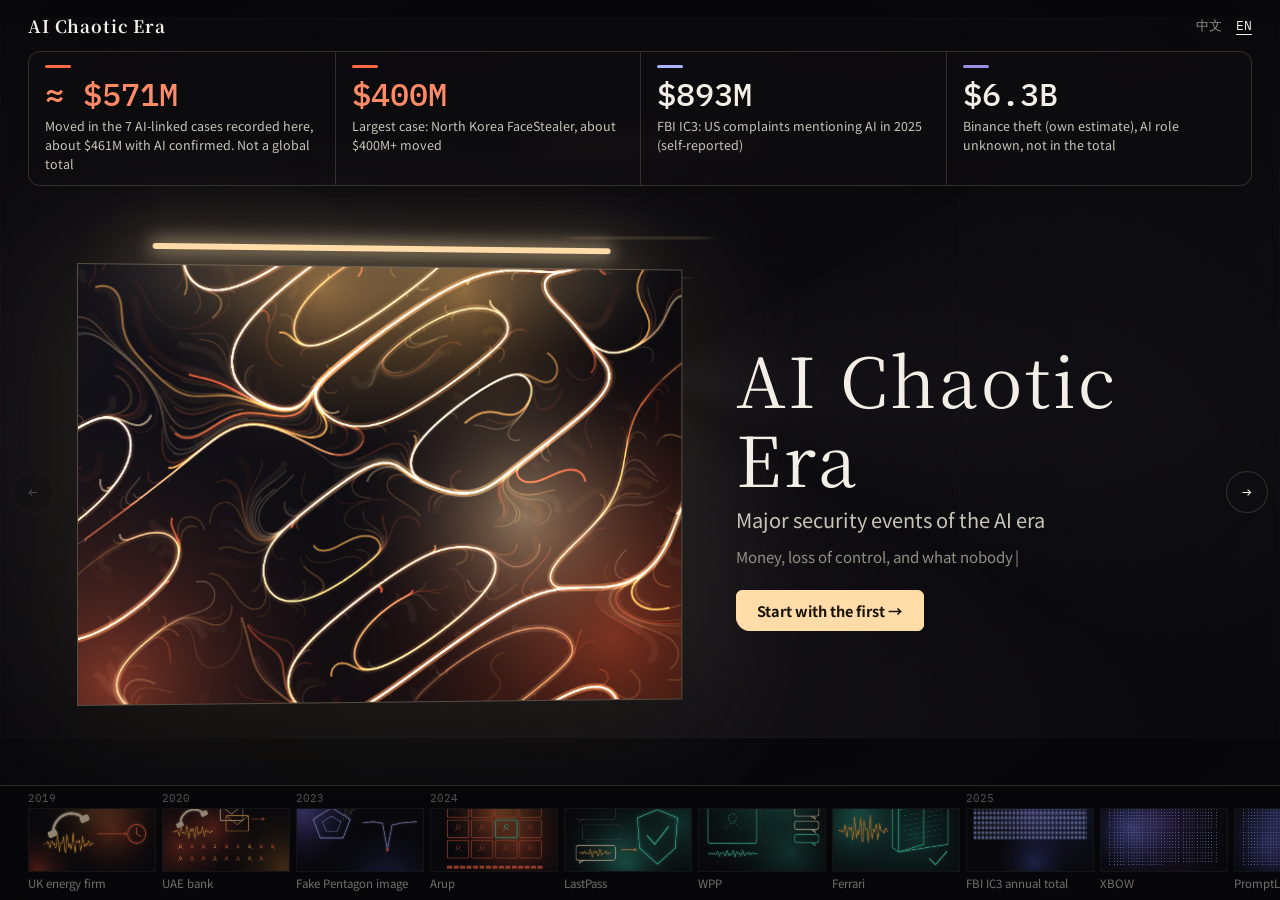
<file: gallery.html>
<!doctype html>
<html lang="zh-CN">
  <head>
    <meta charset="utf-8" />
    <meta name="viewport" content="width=device-width, initial-scale=1, viewport-fit=cover" />
    <meta name="color-scheme" content="dark" />
    <meta name="theme-color" content="#08080b" />
    <link rel="icon" href="data:," />
    <title>AI 乱纪元</title>
    <meta name="description" content="Major security events of the AI era: the biggest losses, the turning points and the moments nobody expected, with the human role in each one spelled out." />
    <link rel="preconnect" href="https://fonts.googleapis.com" />
    <link rel="preconnect" href="https://fonts.gstatic.com" crossorigin />
    <link href="https://fonts.googleapis.com/css2?family=Noto+Serif+SC:wght@400;700;900&family=Noto+Sans+SC:wght@400;500;700&family=IBM+Plex+Mono:wght@400;500&display=swap" rel="stylesheet" />
    <style>
      :root{--bg:#08080b;--ink:#f3efe6;--ink-2:#c9c4b9;--dim:#938e84;--red:#ff6a45;--teal:#4fe8bd;--ice:#a9b4ff;
        --light:#ffdca8;--line:rgba(255,226,180,.16);--glass:rgba(16,15,18,.62);
        --serif:"Noto Serif SC","Songti SC","STSong",serif;--sans:"Noto Sans SC",-apple-system,"PingFang SC","Microsoft YaHei",sans-serif;--mono:"IBM Plex Mono",ui-monospace,monospace;
        color-scheme:dark}
      *{box-sizing:border-box}
      html,body{margin:0;height:100%;background:var(--bg);color:var(--ink);font-family:var(--sans);-webkit-text-size-adjust:100%;overflow:hidden}
      a{color:inherit}
      button{font:inherit;color:inherit;cursor:pointer}
      :focus-visible{outline:2px solid var(--light);outline-offset:2px}
      [hidden]{display:none!important}
      .loss{--tone:var(--red)}.blocked{--tone:var(--teal)}.other{--tone:var(--ice)}

      /* 背景：暗房走廊只做氛围，切换事件时镜头向前推 */
      .world{position:fixed;inset:0;overflow:hidden;perspective:1000px;perspective-origin:50% 42%}
      .scene{position:absolute;left:50%;top:42%;width:0;height:0;transform-style:preserve-3d;transition:transform .9s cubic-bezier(.22,.8,.26,1)}
      .plane{position:absolute;transform-origin:0 0}
      .floor{background:linear-gradient(90deg,#120f14,#2b2630 50%,#120f14)}
      .ceil{background:#0e0c11}
      .wall{background:linear-gradient(180deg,#121014,#231f27 58%,#121014)}
      .rib{position:absolute;border:1px solid rgba(255,226,180,.09)}
      .lamp{position:absolute;width:320px;height:12px;margin-left:-160px;background:var(--light);border-radius:2px;box-shadow:0 0 36px 12px rgba(255,220,168,.5)}
      .veil{position:absolute;inset:0;pointer-events:none;background:radial-gradient(ellipse at 50% 42%,rgba(8,8,11,.5) 0,rgba(8,8,11,.72) 60%,rgba(8,8,11,.92) 100%)}

      .app{position:fixed;inset:0;display:grid;grid-template-columns:minmax(0,1fr);grid-template-rows:auto auto minmax(0,1fr) auto}
      .bar{display:flex;align-items:center;justify-content:space-between;padding:13px 28px}
      .mark{appearance:none;border:0;background:none;padding:0;font-family:var(--serif);font-weight:700;font-size:17px;letter-spacing:.05em}
      /* 总览四格：封面完整显示，进入事件后收成细栏 */
      .band{display:grid;grid-template-columns:repeat(4,minmax(0,1fr));margin:0 28px 12px;border:1px solid var(--line);border-radius:12px;background:rgba(14,13,16,.66);-webkit-backdrop-filter:blur(14px);backdrop-filter:blur(14px)}
      .cell4{min-width:0;padding:13px 16px 12px;border-left:1px solid var(--line)}
      .cell4:first-child{border-left:0}
      .cell4 i{display:block;width:26px;height:3px;border-radius:2px;margin-bottom:9px;background:var(--bar)}
      .cell4 b{display:block;font-family:var(--mono);font-weight:500;font-size:clamp(22px,2.5vw,32px);line-height:1.1;white-space:nowrap;color:var(--num);font-variant-numeric:tabular-nums}
      .cell4 span{display:block;margin-top:5px;font-size:12.5px;line-height:1.5;color:var(--ink-2)}
      .band.slim{margin-bottom:10px;border-radius:9px}
      .band.slim .cell4{display:flex;align-items:baseline;gap:8px;padding:6px 13px}
      .band.slim .cell4 i{display:none}
      .band.slim .cell4 b{font-size:15px}
      .band.slim .cell4 span{margin:0;font-size:12px;color:var(--dim);white-space:nowrap;overflow:hidden;text-overflow:ellipsis}
      .top-r{display:flex;align-items:center;gap:14px;font-family:var(--mono);font-size:13px}
      .top-r button{appearance:none;border:0;background:none;padding:0;color:var(--dim)}
      .top-r button[aria-pressed="true"]{color:var(--ink);text-decoration:underline;text-underline-offset:4px}

      /* 主舞台：大画幅作品 + 文字 */
      .stage{position:relative;min-height:0;display:grid;grid-template-columns:minmax(0,1.32fr) minmax(0,1fr);gap:clamp(24px,3.4vw,52px);align-items:center;padding:0 clamp(64px,6vw,92px) 14px}
      .art{position:relative;min-width:0;perspective:1400px;animation:artIn .7s cubic-bezier(.22,.8,.26,1) both}
      @keyframes artIn{from{opacity:0;transform:scale(.9)}to{opacity:1;transform:none}}
      .piece{position:relative;transform:rotateY(4deg);transform-origin:left center;box-shadow:0 0 120px 10px rgba(255,220,168,.13),0 34px 80px rgba(0,0,0,.6);border:1px solid rgba(255,226,180,.3);background:#0d0c10}
      .piece::before{content:"";position:absolute;left:12%;right:12%;top:-22px;height:6px;border-radius:3px;background:var(--light);box-shadow:0 20px 70px 22px rgba(255,220,168,.24),0 0 18px 3px rgba(255,220,168,.55)}
      .piece canvas{display:block;width:100%;height:auto;max-height:calc(100dvh - 330px);object-fit:contain;background:#0b0a0e}
      .tag{position:absolute;left:20px;bottom:15px;right:20px;display:flex;justify-content:space-between;align-items:flex-end;gap:14px;text-shadow:0 2px 16px rgba(0,0,0,.8)}
      .tag b{font-family:var(--serif);font-weight:900;font-size:clamp(30px,3.8vw,52px);line-height:1;color:var(--tone,var(--ink))}
      .tag b.long{font-size:clamp(22px,2.4vw,32px)}
      .plate{position:absolute;right:14px;bottom:14px;max-width:62%;padding:7px 11px 6px;background:rgba(243,239,230,.93);color:#17140f;box-shadow:0 6px 20px rgba(0,0,0,.5)}
      .plate b{display:block;font-family:var(--mono);font-weight:500;font-size:13px;line-height:1.3;letter-spacing:.09em}
      .plate span{display:block;margin-top:1px;font-family:var(--mono);font-size:11px;letter-spacing:.04em;color:#5f594e}
      .cap{margin:9px 2px 0;font-size:13px;line-height:1.5;color:var(--ink-2)}

      .text{min-width:0;max-height:100%;overflow-y:auto;padding:20px 24px;background:var(--glass);border:1px solid var(--line);border-radius:14px;-webkit-backdrop-filter:blur(18px);backdrop-filter:blur(18px);overscroll-behavior:contain;animation:textIn .55s ease both .12s}
      @keyframes textIn{from{opacity:0;transform:translateY(10px)}to{opacity:1;transform:none}}
      @media (prefers-reduced-motion:reduce){.art,.text{animation:none}.scene{transition:none}}
      .meta{display:flex;flex-wrap:wrap;gap:5px 10px;align-items:center;font-family:var(--mono);font-size:12px;color:var(--dim)}
      .meta em{font-style:normal;color:var(--ink-2);border:1px solid var(--line);border-radius:4px;padding:0 6px}
      .meta em.unknown{color:var(--red);border-color:currentColor}
      .text h2{margin:9px 0 0;font-family:var(--serif);font-weight:700;font-size:clamp(19px,1.9vw,25px);line-height:1.42;text-wrap:pretty}
      .note{margin-top:6px;font-size:13.5px;line-height:1.6;color:var(--dim)}
      .sum{margin:11px 0 0;font-size:14.5px;line-height:1.8;color:var(--ink-2)}
      .human{margin-top:12px;padding-top:11px;border-top:1px solid var(--line);font-size:14.5px;line-height:1.65}
      .human b{display:block;font-family:var(--mono);font-size:11.5px;font-weight:500;color:var(--dim)}
      details{margin-top:10px;font-size:14px;line-height:1.75;color:var(--ink-2)}
      summary{cursor:pointer;font-family:var(--mono);font-size:12.5px;color:var(--dim)}
      details ol{margin:7px 0 0;padding-left:20px}
      details p{margin:7px 0 0}
      .src{margin-top:10px;display:flex;flex-wrap:wrap;gap:3px 13px;font-size:12.5px;color:var(--dim)}
      .src a{text-underline-offset:3px}

      /* 封面 */
      .text.cover{background:none;border:0;-webkit-backdrop-filter:none;backdrop-filter:none;padding:0}
      .text.cover h1{margin:0;font-family:var(--serif);font-weight:400;font-size:clamp(40px,5.4vw,76px);line-height:1.15;letter-spacing:.04em}
      .sub{margin-top:8px;font-size:clamp(16px,1.6vw,20px);color:var(--ink-2)}
      .typed{margin-top:12px;min-height:1.7em;font-size:15px;color:var(--dim)}
      .typed::after{content:"|";margin-left:2px;animation:blink 1s steps(1) infinite}
      @keyframes blink{50%{opacity:0}}
      .go{appearance:none;margin-top:18px;padding:9px 20px;border:1px solid var(--light);border-radius:6px;background:var(--light);color:#17120a;font-weight:700;font-size:14.5px}

      .arrow{position:absolute;top:50%;transform:translateY(-50%);z-index:3;appearance:none;width:42px;height:42px;border:1px solid var(--line);border-radius:50%;background:var(--glass);font-family:var(--mono);font-size:16px}
      .arrow:disabled{opacity:.25;cursor:default}
      .arrow.p{left:12px}.arrow.n{right:12px}

      /* 胶片时间轴：缩略图就是作品本身 */
      .film{position:relative;border-top:1px solid var(--line);background:rgba(8,8,11,.72)}
      .strip{display:flex;gap:6px;overflow-x:auto;padding:22px 28px 9px;scrollbar-width:thin;scrollbar-color:var(--line) transparent}
      .cell{position:relative;flex:none;width:128px;appearance:none;border:0;background:none;padding:0;text-align:left;opacity:.55;transition:opacity .2s}
      .cell:hover{opacity:.85}
      .cell[aria-current="true"]{opacity:1}
      .cell canvas{display:block;width:128px;height:64px;border:1px solid rgba(255,255,255,.1)}
      .cell[aria-current="true"] canvas{border-color:var(--tone);box-shadow:0 0 16px color-mix(in srgb,var(--tone) 50%,transparent)}
      .cell span{display:block;margin-top:4px;font-size:11.5px;line-height:1.3;color:var(--ink-2);white-space:nowrap;overflow:hidden;text-overflow:ellipsis}
      .cell i{position:absolute;top:-17px;left:0;font-style:normal;font-family:var(--mono);font-size:11px;color:var(--dim)}

      .error{grid-column:1 / -1;text-align:center;color:var(--ink-2)}
      @media (max-width:820px){
        html,body{overflow:hidden}
        .bar{padding:10px 14px;gap:10px}
        .band{grid-template-columns:repeat(2,minmax(0,1fr));margin:0 14px 10px}
        .cell4{padding:10px 12px;border-top:1px solid var(--line)}
        .cell4:nth-child(-n+2){border-top:0}
        .cell4:nth-child(3){border-left:0}
        .cell4 b{font-size:20px}
        .cell4 span{font-size:11.5px}
        .band.slim{display:none}
        .stage{display:block;overflow-y:auto;padding:0 14px 54px}
        .piece{transform:none}
        .piece canvas{max-height:36vh}
        .tag{left:13px;right:13px;bottom:10px}
        .plate{right:9px;bottom:9px;padding:5px 8px 4px}
        .plate b{font-size:11px}
        .text{margin-top:12px;max-height:none;overflow:visible;padding:14px 15px}
        .text.cover{padding:0}
        .arrow{position:fixed;top:auto;bottom:100px;width:38px;height:38px}
        .arrow.p{left:14px}.arrow.n{right:14px}
        .strip{padding:19px 14px 7px}
        .cell{width:96px}.cell canvas{width:96px;height:44px}
      }
    </style>
  </head>
  <body>
    <div class="world" aria-hidden="true"><div class="scene" id="scene"></div><div class="veil"></div></div>
    <div class="app">
      <header class="bar">
        <button type="button" class="mark" id="mark"></button>
        <div class="top-r" id="lang">
          <button type="button" data-lang="zh">中文</button>
          <button type="button" data-lang="en">EN</button>
        </div>
      </header>
      <section class="band" id="band" aria-label="Summary"></section>
      <main class="stage" id="stage"></main>
      <nav class="film" id="film"><div class="strip" id="strip"></div></nav>
    </div>

    <script src="art.js"></script>
    <script>
      var UI = {
        zh: { lang: "zh-CN", title: "AI 乱纪元", sub: "AI 时代安全大事件", typed: ["记录金钱、失控和突破想象的时刻。", "每一条都写清楚：人，还在不在。"], go: "从第一件开始",
          human: "人在哪里", more: "攻击链路和说明", cover: "开篇", prev: "上一条", next: "下一条",
          bandTotal: function (n, c) { return "本站收录 " + n + " 起 AI 相关单案的转出合计，其中 AI 已确认约 " + c + "；不代表全球总损失"; }, bandRun: function (s) { return "本站收录累计 / 全部 ≈ " + s; }, bandYear: function (y) { return "FBI IC3：" + y + " 年美国提到 AI 的投诉损失（自报）"; }, bandYearS: function (y) { return "FBI IC3 " + y + "（自报）"; }, bandTop: function (n, a) { return "最大单案：" + n + "，转出约 " + a; }, bandTopS: "最大单案", bandOut: function (n) { return n + "被盗（自估），AI 参与未明，不计入合计"; }, bandOutS: function (n) { return n + "，不计入合计"; },
          ev: { confirmed: "AI 已确认", assessed: "AI 研判", self_reported: "AI 自报", unknown: "AI 参与未明" },
          occurred: "发生 ", disclosed: "披露 " },
        en: { lang: "en", title: "AI Chaotic Era", sub: "Major security events of the AI era", typed: ["Money, loss of control, and what nobody expected.", "Each entry says it plainly: were humans still there?"], go: "Start with the first",
          human: "Where the humans were", more: "Attack trace and notes", cover: "Intro", prev: "Previous", next: "Next",
          bandTotal: function (n, c) { return "Moved in the " + n + " AI-linked cases recorded here, about " + c + " with AI confirmed. Not a global total"; }, bandRun: function (s) { return "recorded so far / all ≈ " + s; }, bandYear: function (y) { return "FBI IC3: US complaints mentioning AI in " + y + " (self-reported)"; }, bandYearS: function (y) { return "FBI IC3 " + y + " (self-reported)"; }, bandTop: function (n, a) { return "Largest case: " + n + ", about " + a + " moved"; }, bandTopS: "largest case", bandOut: function (n) { return n + " theft (own estimate), AI role unknown, not in the total"; }, bandOutS: function (n) { return n + ", not in the total"; },
          ev: { confirmed: "AI confirmed", assessed: "AI assessed", self_reported: "AI self-reported", unknown: "AI role unknown" },
          occurred: "Occurred ", disclosed: "Disclosed " }
      };
      var PALETTE = {
        loss: ["#ff5a2c", "#ffb04a", "#ffe2a8"],
        blocked: ["#39e6b4", "#a4ffe0", "#e8fff6"],
        other: ["#6f8cff", "#c5a8ff", "#eadcff"]
      };
      var STEP = 1000, H = 720, W = 1280;
      var ORDER = [], lang = pickLang(), idx = -1, typeTimer = null, cache = {};

      function pickLang() {
        var q = new URLSearchParams(location.search).get("lang");
        if (q === "en" || q === "zh") return q;
        try { var s = localStorage.getItem("aisec-lang"); if (s === "en" || s === "zh") return s; } catch (e) {}
        return /^zh/i.test(navigator.language || "") ? "zh" : "en";
      }
      function $(id) { return document.getElementById(id); }
      function esc(s) { return String(s).replace(/&/g, "&amp;").replace(/</g, "&lt;").replace(/>/g, "&gt;").replace(/"/g, "&quot;"); }
      function sortDate(e) { return e.occurred || e.disclosed; }
      function toneOf(e) { return e.outcome === "loss" ? "loss" : e.outcome === "blocked" ? "blocked" : "other"; }
      function isCase(e) { return e.outcome === "loss" && e.ai_evidence !== "unknown"; }
      function usd(m) {
        if (lang === "zh") {
          if (m >= 100) return "$" + (m / 100).toFixed(2) + " 亿";
          return "$" + (m >= 10 ? Math.round(m * 10) * 10 : Math.round(m * 100)).toLocaleString("en-US") + " 万";
        }
        if (m >= 1) return "$" + m.toLocaleString("en-US", { maximumFractionDigits: m >= 100 ? 0 : m >= 10 ? 1 : 2 }) + "M";
        return "$" + Math.round(m * 1000) + "K";
      }
      function sumOf(list) { return list.reduce(function (s, e) { return s + e.usd_m; }, 0); }
      function dateText(d) {
        var p = d.split("-");
        if (lang === "zh") return p[0] + " 年" + (p[1] ? " " + Number(p[1]) + " 月" : "") + (p[2] ? " " + Number(p[2]) + " 日" : "");
        var m = ["Jan", "Feb", "Mar", "Apr", "May", "Jun", "Jul", "Aug", "Sep", "Oct", "Nov", "Dec"];
        return (p[2] ? Number(p[2]) + " " : "") + (p[1] ? m[Number(p[1]) - 1] + " " : "") + p[0];
      }
      function dateLine(e) {
        var t = UI[lang], o = [];
        if (e.occurred) o.push(t.occurred + dateText(e.occurred));
        if (e.disclosed && e.disclosed !== e.occurred) o.push(t.disclosed + dateText(e.disclosed));
        return o.join(" · ");
      }

      /* 作品由代码生成：先铺色块，再叠流场线条，越靠后的事件越扭曲 */
      function paint(cv, seedText, tone, chaos, quality) {
        var c = cv.getContext("2d"), LW = 480, LH = cv.height / cv.width * 480, seed = 7, k;
        c.setTransform(cv.width / LW, 0, 0, cv.width / LW, 0, 0);
        for (k = 0; k < seedText.length; k++) seed = (seed * 31 + seedText.charCodeAt(k)) >>> 0;
        function r() { seed = (seed * 1664525 + 1013904223) >>> 0; return seed / 4294967296; }
        var pal = PALETTE[tone], g = c.createLinearGradient(0, 0, LW, LH);
        g.addColorStop(0, "#15131a"); g.addColorStop(1, "#08070a");
        c.globalCompositeOperation = "source-over"; c.globalAlpha = 1;
        c.fillStyle = g; c.fillRect(0, 0, LW, LH);
        c.globalCompositeOperation = "screen";
        for (k = 0; k < 5; k++) {
          var bx = r() * LW, by = r() * LH, br = 130 + r() * 220, wash = c.createRadialGradient(bx, by, 0, bx, by, br);
          wash.addColorStop(0, pal[k % pal.length]); wash.addColorStop(1, "rgba(0,0,0,0)");
          c.globalAlpha = 0.46; c.fillStyle = wash; c.fillRect(0, 0, LW, LH);
        }
        var f = [], fi;
        for (fi = 0; fi < 4; fi++) f.push({ x: (0.5 + r() * 3) / LW, y: (0.5 + r() * 3) / LH, p: r() * 6.28 });
        var bend = 1.1 + chaos * 2.6, cx = LW * (0.2 + r() * 0.6), cy = LH * (0.2 + r() * 0.6);
        c.globalCompositeOperation = "lighter";
        function run(n, len, width, alpha) {
          c.lineWidth = width;
          for (var q = 0; q < n; q++) {
            var a0 = r() * 6.28, rad = Math.pow(r(), 0.6) * LW * 0.62, x = cx + Math.cos(a0) * rad, y = cy + Math.sin(a0) * rad;
            c.strokeStyle = pal[Math.floor(r() * pal.length)];
            c.globalAlpha = alpha * (0.5 + r());
            c.beginPath(); c.moveTo(x, y);
            for (var t = 0; t < len; t++) {
              var a = 0;
              for (fi = 0; fi < 4; fi++) a += Math.sin(x * f[fi].x * 6.28 + y * f[fi].y * 6.28 + f[fi].p);
              a *= bend;
              x += Math.cos(a) * 3; y += Math.sin(a) * 3;
              c.lineTo(x, y);
            }
            c.stroke();
          }
        }
        run(Math.round(190 * quality), 80, 5.5, 0.035);
        run(Math.round(420 * quality), 70, 1, 0.16);
        run(Math.round(64 * quality), 130, 1.5, 0.6);
        c.globalCompositeOperation = "source-over"; c.globalAlpha = 1;
      }
      function artFor(i) {
        var key = String(i);
        if (!cache[key]) {
          var cv = document.createElement("canvas");
          cv.width = 960; cv.height = 690;
          if (i < 0) paint(cv, "chaotic-era", "loss", 0.75, 1);
          else AISecArt.draw(cv, ORDER[i], toneOf(ORDER[i]));
          cache[key] = cv;
        }
        return cache[key];
      }

      function buildScene() {
        var L = (ORDER.length + 6) * STEP, html = "";
        var flat = "width:" + W + "px;height:" + L + "px;";
        var side = "width:" + L + "px;height:" + H + "px;";
        html += '<div class="plane floor" style="' + flat + "transform:translate3d(" + (-W / 2) + "px," + H / 2 + 'px,0) rotateX(-90deg)"></div>';
        html += '<div class="plane ceil" style="' + flat + "transform:translate3d(" + (-W / 2) + "px," + (-H / 2) + 'px,0) rotateX(-90deg)"></div>';
        html += '<div class="plane wall" style="' + side + "transform:translate3d(" + (-W / 2) + "px," + (-H / 2) + 'px,0) rotateY(90deg)"></div>';
        html += '<div class="plane wall" style="' + side + "transform:translate3d(" + W / 2 + "px," + (-H / 2) + 'px,0) rotateY(90deg)"></div>';
        for (var k = 0; k < ORDER.length + 6; k++) {
          html += '<div class="rib" style="left:' + (-W / 2) + "px;top:" + (-H / 2) + "px;width:" + W + "px;height:" + H + "px;transform:translateZ(" + (-k * STEP) + "px) rotateZ(" + ((k % 2 ? 1 : -1) * Math.pow(k / (ORDER.length + 6), 2) * 3).toFixed(2) + 'deg)"></div>';
          html += '<div class="lamp" style="left:0;top:' + (-H / 2 + 4) + "px;transform:translateZ(" + (-k * STEP - 500) + 'px) rotateX(90deg)"></div>';
        }
        $("scene").innerHTML = html;
      }

      function buildStrip() {
        var seen = {};
        $("strip").innerHTML = ORDER.map(function (e, i) {
          var y = sortDate(e).slice(0, 4), first = !seen[y];
          seen[y] = 1;
          return '<button type="button" class="cell ' + toneOf(e) + '" data-i="' + i + '" title="' + esc(e[lang].title) + '">' + (first ? "<i>" + y + "</i>" : "") +
            '<canvas width="256" height="120"></canvas><span>' + esc(e[lang].short) + "</span></button>";
        }).join("");
        /* 缩略图分批画，不卡首屏 */
        var cvs = $("strip").querySelectorAll("canvas"), n = 0;
        (function next() {
          if (n >= cvs.length) return;
          var src = artFor(n), c = cvs[n].getContext("2d"), h = src.width * cvs[n].height / cvs[n].width;
          c.drawImage(src, 0, Math.max(0, (src.height - h) / 2), src.width, h, 0, 0, cvs[n].width, cvs[n].height);
          n++;
          setTimeout(next, 16);
        })();
      }

      function coverHtml() {
        var t = UI[lang];
        return '<div class="art" id="art"><div class="piece"></div></div>' +
          '<section class="text cover"><h1>' + esc(t.title) + '</h1><div class="sub">' + esc(t.sub) + '</div><div class="typed" id="typed"></div>' +
          '<button type="button" class="go" data-go="1">' + esc(t.go) + " →</button></section>";
      }

      /* 四格的数字都从数据算出 */
      function bandCells(running) {
        var t = UI[lang], cases = ORDER.filter(isCase), slim = idx >= 0;
        var top = cases.reduce(function (a, e) { return e.usd_m > a.usd_m ? e : a; });
        var outside = ORDER.filter(function (e) { return e.ai_evidence === "unknown"; }).reduce(function (a, e) { return e.usd_m > a.usd_m ? e : a; });
        var confirmed = sumOf(cases.filter(function (e) { return e.ai_evidence === "confirmed"; }));
        var cells = [
          { bar: "#ff6a45", num: "#ff8a66", id: "bandTotal", val: "≈ " + usd(slim ? running : sumOf(cases)), label: slim ? t.bandRun(usd(sumOf(cases))) : t.bandTotal(cases.length, usd(confirmed)) },
          { bar: "#ff6a45", num: "#ff8a66", val: usd(top.usd_m), label: slim ? t.bandTopS : t.bandTop(top[lang].short, top[lang].amount) }
        ];
        var yearly = ORDER.filter(function (e) { return e.outcome === "aggregate"; }).pop();
        if (yearly) cells.push({ bar: "#a9b4ff", num: "var(--ink)", val: yearly[lang].amount, label: slim ? t.bandYearS(sortDate(yearly).slice(0, 4)) : t.bandYear(sortDate(yearly).slice(0, 4)) });
        cells.push({ bar: "#9a8fe0", num: "var(--ink)", val: outside[lang].amount, label: slim ? t.bandOutS(outside[lang].short) : t.bandOut(outside[lang].short) });
        return cells;
      }
      function renderBand(running) {
        var band = $("band"), slim = idx >= 0;
        band.className = "band" + (slim ? " slim" : "");
        band.innerHTML = bandCells(running).map(function (c) {
          return '<div class="cell4" style="--bar:' + c.bar + ";--num:" + c.num + '"><i></i><b' + (c.id ? ' id="' + c.id + '"' : "") + ">" + esc(c.val) + "</b><span>" + esc(c.label) + "</span></div>";
        }).join("");
      }

      function caseHtml(e) {
        var l = e[lang], t = UI[lang];
        var src = e.sources.map(function (s) {
          return '<a href="' + esc(encodeURI(s.url)) + '" target="_blank" rel="noopener noreferrer">' + esc(s.name) + " ↗</a>";
        }).join("");
        return '<div class="art ' + toneOf(e) + '" id="art"><div class="piece"><div class="tag"><b class="' + (e.usd_m === null ? "long" : "") + '">' + esc(l.amount) + '</b></div><div class="plate"><b>' + esc(e.plate) + "</b><span>" + esc(sortDate(e).split("-").slice(0, 2).join(".")) + '</span></div></div>' + (l.art_note ? '<p class="cap">' + esc(l.art_note) + "</p>" : "") + "</div>" +
          '<section class="text"><div class="meta"><span>' + esc(dateLine(e)) + '</span><em class="' + esc(e.ai_evidence) + '">' + esc(t.ev[e.ai_evidence]) + "</em></div>" +
          "<h2>" + esc(l.title) + "</h2>" +
          '<div class="note">' + esc(l.amount_note) + "</div>" +
          '<div class="human"><b>' + esc(t.human) + "</b>" + esc(l.human_role) + "</div>" +
          '<p class="sum">' + esc(l.summary) + "</p>" +
          "<details><summary>" + esc(t.more) + "</summary><ol>" + l.steps.map(function (s) { return "<li>" + esc(s) + "</li>"; }).join("") + "</ol><p><b>" + esc(l.takeaway_label) + "</b> " + esc(l.takeaway) + "</p></details>" +
          '<div class="src">' + src + "</div></section>";
      }

      function render() {
        var t = UI[lang], st = $("stage");
        st.innerHTML = (idx < 0 ? coverHtml() : caseHtml(ORDER[idx])) +
          '<button type="button" class="arrow p" data-go="-1" aria-label="' + esc(t.prev) + '"' + (idx < 0 ? " disabled" : "") + ">←</button>" +
          '<button type="button" class="arrow n" data-go="1" aria-label="' + esc(t.next) + '"' + (idx >= ORDER.length - 1 ? " disabled" : "") + ">→</button>";
        var src = artFor(idx), cv = document.createElement("canvas");
        cv.width = src.width; cv.height = src.height;
        cv.getContext("2d").drawImage(src, 0, 0);
        var piece = st.querySelector(".piece");
        piece.insertBefore(cv, piece.firstChild);
        $("scene").style.transform = "translateZ(" + (idx + 1) * STEP + "px)";
        var cells = $("strip").children, strip = $("strip");
        for (var k = 0; k < cells.length; k++) cells[k].setAttribute("aria-current", k === idx ? "true" : "false");
        if (idx >= 0) {
          var c = cells[idx];
          strip.scrollTo({ left: c.offsetLeft - strip.clientWidth / 2 + c.offsetWidth / 2, behavior: "smooth" });
        } else strip.scrollTo({ left: 0, behavior: "smooth" });
        history.replaceState(null, "", location.pathname + location.search + (idx >= 0 ? "#" + ORDER[idx].id : ""));
        tallyTo(sumOf((idx < 0 ? ORDER : ORDER.slice(0, idx + 1)).filter(isCase)));
        if (idx < 0) typeLine(); else clearTimeout(typeTimer);
        if (idx + 1 < ORDER.length) setTimeout(function () { artFor(idx + 1); }, 500);
      }

      function typeLine() {
        clearTimeout(typeTimer);
        var lines = UI[lang].typed, li = 0, ch = 0, el = $("typed");
        (function tick() {
          if (!el.isConnected) return;
          var text = lines[li];
          el.textContent = text.slice(0, ch);
          if (ch < text.length) { ch++; typeTimer = setTimeout(tick, 70); }
          else typeTimer = setTimeout(function () { ch = 0; li = (li + 1) % lines.length; tick(); }, 1800);
        })();
      }

      /* 累计数字随时间线往上涨 */
      var shown = 0, tallyRaf = null;
      function tallyTo(v) {
        cancelAnimationFrame(tallyRaf);
        renderBand(shown);
        var from = shown, t0 = performance.now(), reduce = window.matchMedia("(prefers-reduced-motion: reduce)").matches;
        (function step(now) {
          var u = reduce ? 1 : Math.min(1, ((now || t0) - t0) / 650), e = 1 - Math.pow(1 - u, 3);
          shown = from + (v - from) * e;
          if ($("bandTotal") && idx >= 0) $("bandTotal").textContent = "≈ " + usd(shown);
          if (u < 1) tallyRaf = requestAnimationFrame(step);
        })();
      }

      function go(i) {
        i = Math.max(-1, Math.min(ORDER.length - 1, i));
        if (i === idx) return;
        idx = i;
        render();
      }
      function fillChrome() {
        document.documentElement.lang = UI[lang].lang;
        document.title = UI[lang].title;
        $("mark").textContent = UI[lang].title;
        [].forEach.call($("lang").children, function (b) { b.setAttribute("aria-pressed", b.dataset.lang === lang ? "true" : "false"); });
      }

      document.addEventListener("click", function (e) {
        var el = e.target.closest("[data-go],[data-i],[data-lang]");
        if (!el) return;
        var d = el.dataset;
        if (d.go) go(idx + Number(d.go));
        else if (d.i) go(Number(d.i));
        else if (d.lang) {
          lang = d.lang;
          try { localStorage.setItem("aisec-lang", lang); } catch (err) {}
          fillChrome(); buildStrip(); render();
        }
      });
      $("mark").addEventListener("click", function () { go(-1); });
      document.addEventListener("keydown", function (e) {
        if (e.altKey || e.ctrlKey || e.metaKey) return;
        if (e.key === "ArrowRight" || e.key === "ArrowDown") { e.preventDefault(); go(idx + 1); }
        if (e.key === "ArrowLeft" || e.key === "ArrowUp") { e.preventDefault(); go(idx - 1); }
      });

      /* 滚轮翻一件；鼠标在可滚动的文字里时，先滚文字 */
      var wheelAt = 0;
      window.addEventListener("wheel", function (e) {
        var box = e.target.closest && e.target.closest(".text,.strip");
        if (box && box.scrollHeight > box.clientHeight + 2) return;
        if (e.target.closest && e.target.closest(".strip")) return;
        var now = Date.now();
        if (now - wheelAt < 620 || Math.abs(e.deltaY) < 8) return;
        wheelAt = now;
        go(idx + (e.deltaY > 0 ? 1 : -1));
      }, { passive: true });

      var sx = null, sy = null;
      $("stage").addEventListener("touchstart", function (e) { sx = e.touches[0].clientX; sy = e.touches[0].clientY; }, { passive: true });
      $("stage").addEventListener("touchend", function (e) {
        if (sx === null) return;
        var dx = e.changedTouches[0].clientX - sx, dy = e.changedTouches[0].clientY - sy;
        sx = null;
        if (Math.abs(dx) > 60 && Math.abs(dx) > Math.abs(dy) * 1.5) go(idx + (dx < 0 ? 1 : -1));
      });

      fetch("data/events.json")
        .then(function (r) { if (!r.ok) throw new Error(r.status); return r.json(); })
        .then(function (d) {
          ORDER = d.events.slice().sort(function (a, b) {
            var x = sortDate(a), y = sortDate(b);
            return x === y ? (a.disclosed < b.disclosed ? -1 : 1) : x < y ? -1 : 1;
          });
          idx = ORDER.map(function (e) { return e.id; }).indexOf(decodeURIComponent(location.hash.slice(1)));
          fillChrome();
          buildScene();
          buildStrip();
          render();
        })
        .catch(function () {
          $("stage").innerHTML = '<p class="error">Could not load data/events.json. Open this page through a web server.</p>';
        });
    </script>
  </body>
</html>
</file>
